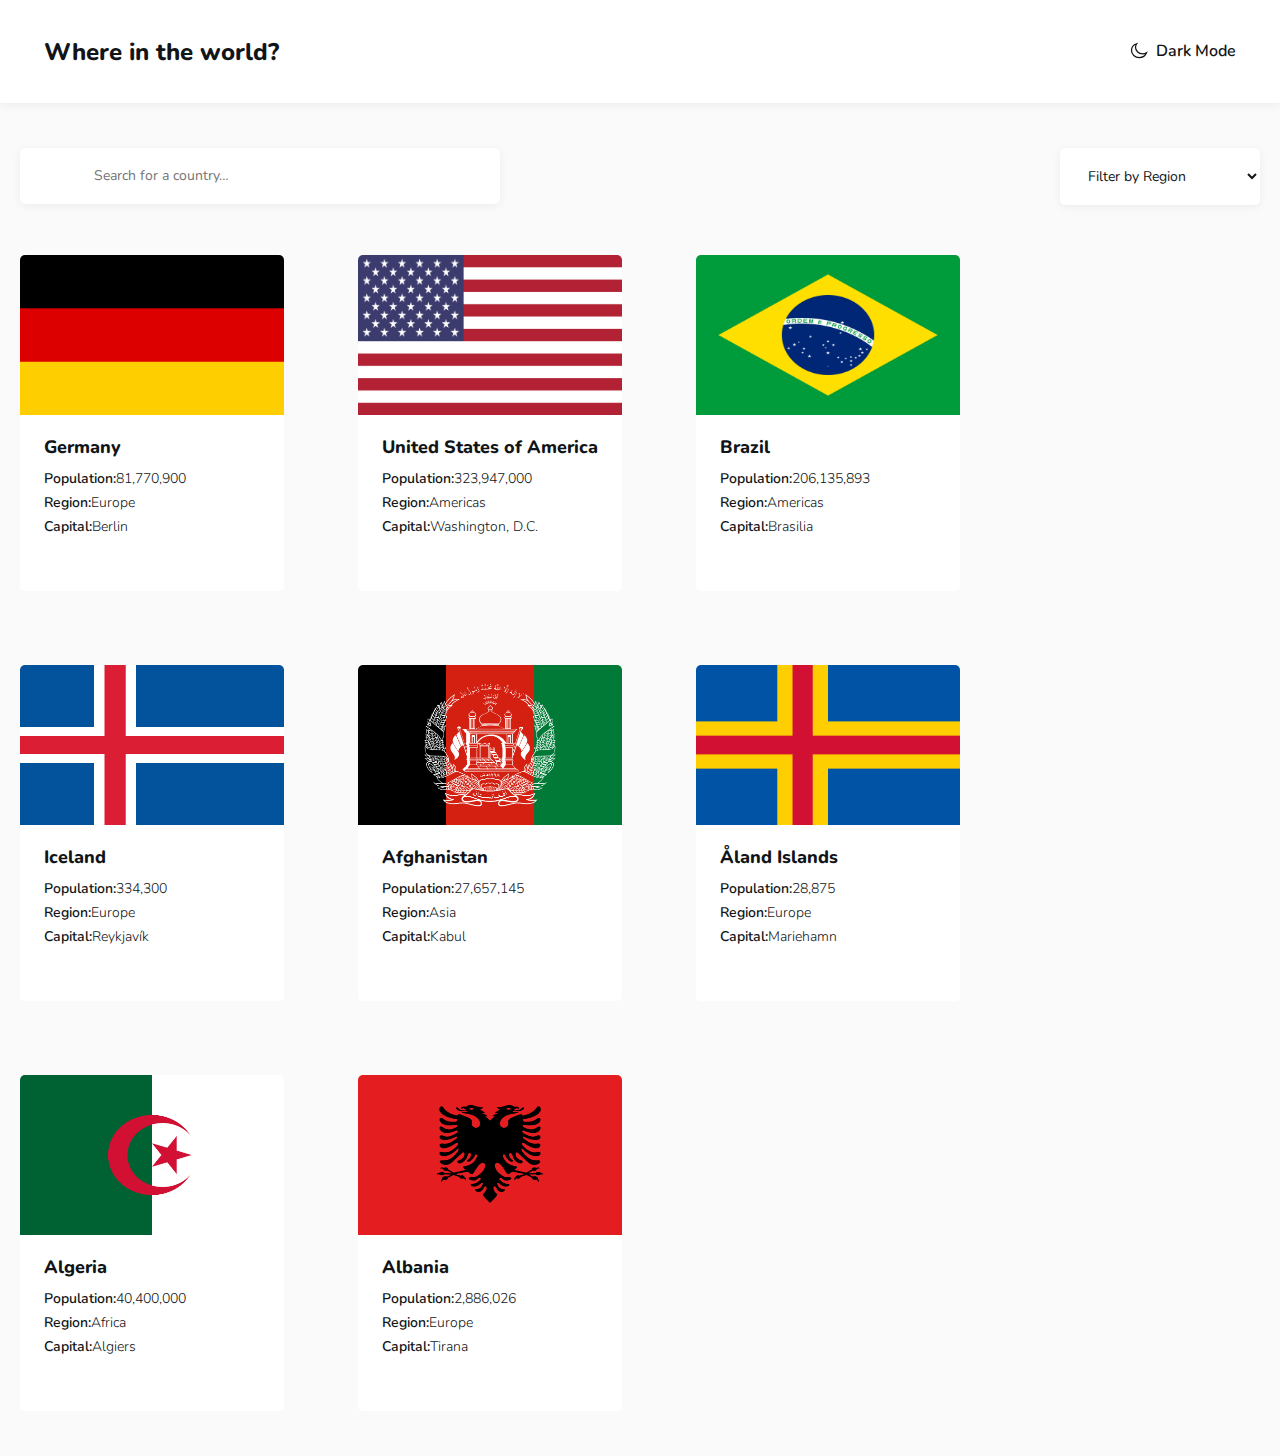
<file: index.html>
<!DOCTYPE html>
<html lang="en">
<head>
    <meta charset="UTF-8">
    <meta name="viewport" content="width=device-width, initial-scale=1.0">
    <title>Countries</title>
    <link rel="stylesheet" href="./css/style.css">
    <link rel="stylesheet" href="./css/normalize.css">
</head>
<body>
    <header>
        <div class="container">
            <div class="site-header">
                <h1><a class="site-header-logo" href="./index.html">Where in the world?</a></h1>
                <button type="button" class="site-header-theme-toggler">
                    <span class="site-header-theme-toggler-inner">
                        <svg width="18" height="17" viewBox="0 0 18 17" xmlns="http://www.w3.org/2000/svg">
                            <path fill-rule="evenodd" clip-rule="evenodd" d="M12.5532 11.815C8.66857 11.815 5.51929 8.92783 5.51929 5.36821C5.51929 4.0253 5.96679 2.78158 6.73143 1.75C3.69036 2.69515 1.5 5.33122 1.5 8.43807C1.5 12.3385 4.94929 15.5 9.20357 15.5C12.5929 15.5 15.4696 13.4932 16.5 10.7045C15.375 11.4048 14.0161 11.815 12.5532 11.815Z" fill="white" stroke="currentColor" stroke-width="1.25"/>
                            </svg>
                        <span class="site-header-theme-toggler-text">Dark Mode</span>
                    </span>
                </button>
            </div>
        </div>
    </header>
    <main class="main-content">
        <div class="container">
           <section>
            <form class="counter-filter">
                <input class="counter-filter-search-input" type="search" name="search" placeholder="Search for a country…" aria-label="Country name" required>
                <select class="counter-filter-select" name="region">
                    <option selected disabled>Filter by Region</option>
                    <option>Africa</option>
                    <option>America</option>
                    <option>Asia</option>
                    <option>Europe</option>
                    <option>Oceania</option>
                </select>
            </form>
           </section>

           <section class="index-countries">
            <ul class="index-countries-list">
                <li class="index-countries-item">
                    <div class="index-country">
                        <img class="index-country-img" src="./imges/germani.png" alt="germani">
                        <div class="index-country-content">
                            <h3 class="index-country-name"> <a class="index-country-link" href="./countries.html"> Germany</a></h3>
                            <div class="index-country-details">
                                <span class="index-country-details-item">
                                    <h4 class="index-country-details-title">Population:</h4>
                                    <h4 class="index-country-details-value">81,770,900</h4>
                                </span>
                                <span class="index-country-details-item">
                                    <h4 class="index-country-details-title">Region:</h4>
                                    <h4 class="index-country-details-value">Europe</h4>
                                </span>
                                <span class="index-country-details-item">
                                    <h4 class="index-country-details-title">Capital:</h4>
                                    <h4 class="index-country-details-value">Berlin</h4>
                                </span>
                            </div>
                        </div>
                    </div>
                </li>
                <li class="index-countries-item">
                    <div class="index-country">
                        <img class="index-country-img" src="./imges/amerika.png" alt="germani">
                        <div class="index-country-content">
                            <h3 class="index-country-name"> <a class="index-country-link" href="./countries.html">United States of America</a></h3>
                            <div class="index-country-details">
                                <span class="index-country-details-item">
                                    <h4 class="index-country-details-title">Population:</h4>
                                    <h4 class="index-country-details-value">323,947,000</h4>
                                </span>
                                <span class="index-country-details-item">
                                    <h4 class="index-country-details-title">Region:</h4>
                                    <h4 class="index-country-details-value">Americas</h4>
                                </span>
                                <span class="index-country-details-item">
                                    <h4 class="index-country-details-title">Capital:</h4>
                                    <h4 class="index-country-details-value">Washington, D.C.</h4>
                                </span>
                            </div>
                        </div>
                    </div>
                </li>
                <li class="index-countries-item">
                    <div class="index-country">
                        <img class="index-country-img" src="./imges/brazil.png" alt="germani">
                        <div class="index-country-content">
                            <h3 class="index-country-name"> <a class="index-country-link" href="./countries.html">Brazil</a></h3>
                            <div class="index-country-details">
                                <span class="index-country-details-item">
                                    <h4 class="index-country-details-title">Population:</h4>
                                    <h4 class="index-country-details-value">206,135,893</h4>
                                </span>
                                <span class="index-country-details-item">
                                    <h4 class="index-country-details-title">Region:</h4>
                                    <h4 class="index-country-details-value">Americas</h4>
                                </span>
                                <span class="index-country-details-item">
                                    <h4 class="index-country-details-title">Capital:</h4>
                                    <h4 class="index-country-details-value">Brasilia</h4>
                                </span>
                            </div>
                        </div>
                    </div>
                </li>
                <li class="index-countries-item">
                    <div class="index-country">
                        <img class="index-country-img" src="./imges/Iceland.png" alt="germani">
                        <div class="index-country-content">
                            <h3 class="index-country-name"> <a class="index-country-link" href="./countries.html">Iceland</a></h3>
                            <div class="index-country-details">
                                <span class="index-country-details-item">
                                    <h4 class="index-country-details-title">Population:</h4>
                                    <h4 class="index-country-details-value">334,300</h4>
                                </span>
                                <span class="index-country-details-item">
                                    <h4 class="index-country-details-title">Region:</h4>
                                    <h4 class="index-country-details-value">Europe</h4>
                                </span>
                                <span class="index-country-details-item">
                                    <h4 class="index-country-details-title">Capital:</h4>
                                    <h4 class="index-country-details-value">Reykjavík</h4>
                                </span>
                            </div>
                        </div>
                    </div>
                </li>
                <li class="index-countries-item">
                    <div class="index-country">
                        <img class="index-country-img" src="./imges/Afghanistan.png" alt="germani">
                        <div class="index-country-content">
                            <h3 class="index-country-name"><a class="index-country-link" href="./countries.html">Afghanistan</a></h3>
                            <div class="index-country-details">
                                <span class="index-country-details-item">
                                    <h4 class="index-country-details-title">Population:</h4>
                                    <h4 class="index-country-details-value">27,657,145</h4>
                                </span>
                                <span class="index-country-details-item">
                                    <h4 class="index-country-details-title">Region:</h4>
                                    <h4 class="index-country-details-value">Asia</h4>
                                </span>
                                <span class="index-country-details-item">
                                    <h4 class="index-country-details-title">Capital:</h4>
                                    <h4 class="index-country-details-value">Kabul</h4>
                                </span>
                            </div>
                        </div>
                    </div>
                </li>
                <li class="index-countries-item">
                    <div class="index-country">
                        <img class="index-country-img" src="./imges/avst.png" alt="germani">
                        <div class="index-country-content">
                            <h3 class="index-country-name"><a class="index-country-link" href="./countries.html">Åland Islands</a></h3>
                            <div class="index-country-details">
                                <span class="index-country-details-item">
                                    <h4 class="index-country-details-title">Population:</h4>
                                    <h4 class="index-country-details-value">28,875</h4>
                                </span>
                                <span class="index-country-details-item">
                                    <h4 class="index-country-details-title">Region:</h4>
                                    <h4 class="index-country-details-value">Europe</h4>
                                </span>
                                <span class="index-country-details-item">
                                    <h4 class="index-country-details-title">Capital:</h4>
                                    <h4 class="index-country-details-value">Mariehamn</h4>
                                </span>
                            </div>
                        </div>
                    </div>
                </li>
                <li class="index-countries-item">
                    <div class="index-country">
                        <img class="index-country-img" src="./imges/Algeria.png" alt="germani">
                        <div class="index-country-content">
                            <h3 class="index-country-name"><a class="index-country-link" href="./countries.html">Algeria</a></h3>
                            <div class="index-country-details">
                                <span class="index-country-details-item">
                                    <h4 class="index-country-details-title">Population:</h4>
                                    <h4 class="index-country-details-value">40,400,000</h4>
                                </span>
                                <span class="index-country-details-item">
                                    <h4 class="index-country-details-title">Region:</h4>
                                    <h4 class="index-country-details-value">Africa</h4>
                                </span>
                                <span class="index-country-details-item">
                                    <h4 class="index-country-details-title">Capital:</h4>
                                    <h4 class="index-country-details-value">Algiers</h4>
                                </span>
                            </div>
                        </div>
                    </div>
                </li>
                <li class="index-countries-item">
                    <div class="index-country">
                        <img class="index-country-img" src="./imges/albaniya.png" alt="germani">
                        <div class="index-country-content">
                            <h3 class="index-country-name"><a class="index-country-link" href="./countries.html">Albania</a></h3>
                            <div class="index-country-details">
                                <span class="index-country-details-item">
                                    <h4 class="index-country-details-title">Population:</h4>
                                    <h4 class="index-country-details-value">2,886,026</h4>
                                </span>
                                <span class="index-country-details-item">
                                    <h4 class="index-country-details-title">Region:</h4>
                                    <h4 class="index-country-details-value">Europe</h4>
                                </span>
                                <span class="index-country-details-item">
                                    <h4 class="index-country-details-title">Capital:</h4>
                                    <h4 class="index-country-details-value">Tirana</h4>
                                </span>
                            </div>
                        </div>
                    </div>
                </li>
            </ul>
           </section>
        </div>
    </main>
    <script src="./js/script.js"></script>
</body>
</html>
</file>
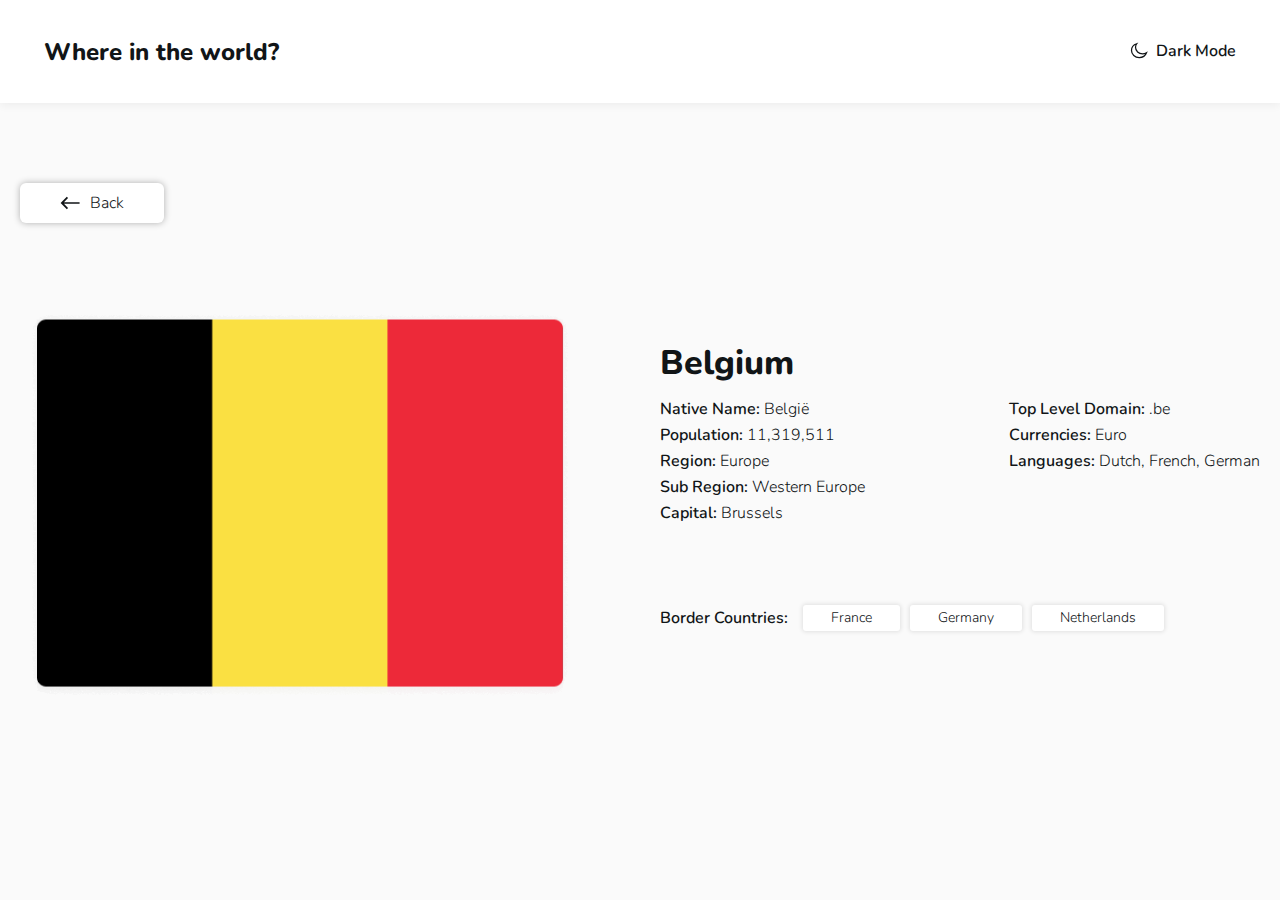
<file: countries.html>
<!DOCTYPE html>
<html lang="en">

<head>
    <meta charset="UTF-8">
    <meta name="viewport" content="width=device-width, initial-scale=1.0">
    <title>Countries</title>
    <link rel="stylesheet" href="./css/style.css">
    <link rel="stylesheet" href="./css/normalize.css">
</head>

<body>
    <header>
        <div class="container">
            <div class="site-header">
                <h1><a class="site-header-logo" href="./index.html">Where in the world?</a></h1>
                <button type="button" class="site-header-theme-toggler">
                    <span class="site-header-theme-toggler-inner">
                        <svg width="18" height="17" viewBox="0 0 18 17" xmlns="http://www.w3.org/2000/svg">
                            <path fill-rule="evenodd" clip-rule="evenodd"
                                d="M12.5532 11.815C8.66857 11.815 5.51929 8.92783 5.51929 5.36821C5.51929 4.0253 5.96679 2.78158 6.73143 1.75C3.69036 2.69515 1.5 5.33122 1.5 8.43807C1.5 12.3385 4.94929 15.5 9.20357 15.5C12.5929 15.5 15.4696 13.4932 16.5 10.7045C15.375 11.4048 14.0161 11.815 12.5532 11.815Z"
                                fill="white" stroke="currentColor" stroke-width="1.25" />
                        </svg>
                        <span class="site-header-theme-toggler-text">Dark Mode</span>
                    </span>
                </button>
            </div>
        </div>
    </header>
    <main class="main-content main-content-inner">
        <div class="container">
            <div class="country-page-back-wrapper">
                <a class="country-page-back-link" href="./index.html">
                    <svg class="country-page-back-icon" width="19" height="12" viewBox="0 0 19 12"
                        xmlns="http://www.w3.org/2000/svg">
                        <path fill-rule="evenodd" clip-rule="evenodd"
                            d="M6.46447 0.107445L7.64298 1.28596L3.75389 5.17504L18.6031 5.17504L18.6031 6.82496L3.75389 6.82496L7.64298 10.714L6.46447 11.8926L0.57191 6L6.46447 0.107445Z"
                            fill="currentColor" />
                    </svg>
                    <span class="country-page-back-text">Back</span>
                </a>
            </div>

            <div class="country-page-flag-info">
                <img class="country-page-flag-img" src="./imges/flag-belgium-big.png" alt="flag-germary">
                <div class="country-page-info">
                    <h1 class="country-page-flag-about-title">Belgium</h1>
                    <div class="counry-page-dls-wrapper">
                        <div class="country-page-details">
                            <div class="country-page-details-item">
                                <span class="country-page-details-title"> Native Name:</span>
                                <span class="country-page-details-value"> België</span>
                            </div>
                            <div class="country-page-details-item">
                                <span class="country-page-details-title">Population:</span>
                                <span class="country-page-details-value"> 11,319,511</span>
                            </div>
                            <div class="country-page-details-item">
                                <span class="country-page-details-title">Region:</span>
                                <span class="country-page-details-value">Europe</span>
                            </div>
                            <div class="country-page-details-item">
                                <span class="country-page-details-title"> Sub Region:</span>
                                <span class="country-page-details-value"> Western Europe</span>
                            </div>
                            <div class="country-page-details-item">
                                <span class="country-page-details-title"> Capital:</span>
                                <span class="country-page-details-value"> Brussels</span>
                            </div>
                        </div>
                        <div class="country-page-details">
                            <div class="country-page-details-item">
                                <span class="country-page-details-title">Top Level Domain:</span>
                                <span class="country-page-details-value"> .be</span>
                            </div>
                            <div class="country-page-details-item">
                                <span class="country-page-details-title"> Currencies:</span>
                                <span class="country-page-details-value"> Euro</span>
                            </div>
                            <div class="country-page-details-item">
                                <span class="country-page-details-title"> Languages:</span>
                                <span class="country-page-details-value"> Dutch, French, German</span>
                            </div>
                        </div>
                    </div>
                    <section class="country-page-border-countries">
                        <h2 class="country-page-border-countries-title">Border Countries:</h2>
                        <div class="country-page-border-countries-list">
                            <a class="country-page-border-countries-link" href="./index.html">France</a>
                            <a class="country-page-border-countries-link" href="./index.html">Germany</a>
                            <a class="country-page-border-countries-link" href="./index.html">Netherlands</a>
                        </div>
                    </section>
                </div>
            </div>
        </div>
    </main>
    <script src="./js/script.js"></script>
</body>

</html>
</file>
<file: css/style.css>
@import url(https://fonts.googleapis.com/css2?family=Nunito:wght@100;200;300;400;500;600;800;900&display=swap);

:root{
  --text-color: #111517;
  --body-bg: #fafafa;
  --element-bg: #fff;
}

html{
    height: 100%;
    scroll-behavior: smooth;
}
.dark-mode{
  --text-color: #fff;
  --body-bg: #202C36;
  --element-bg: #2B3844;
}

*{
  padding: 0;
  margin: 0;
  box-sizing: border-box;
  font-family: 'Nunito', sans-serif;
}

body{
  font-size: 14px;
  line-height: 16px;
  font-weight: 600;
  letter-spacing: normal;
  background-color: var(--body-bg);
  color: var(--text-color);
  transition: background-color 0.3s ease , color 0.3s ease;
}

.container{
    width: 100%;
    max-width: 1320px;
    padding-left: 20px;
    padding-right: 20px;
    margin: 0 auto;
}

/* Header */

header{
  width: 100%;
  white-space: nowrap;
  background-color: var(--element-bg);
  box-shadow: 0px 2px 9px rgba(0, 0, 0, 0.06);
  /* margin-bottom: 50px; */
}

.site-header {
  width: 100%;
  padding: 24px 24px;
  display: flex;
  align-items: center;
  justify-content: space-between;
}
.site-header-logo {
  font-size: 24px;
  font-weight: 800;
  text-decoration: none;
  color: var(--text-color);
}
.site-header-logo:hover{
  opacity: 0.8;
}
.site-header-logo:active{
  opacity: 0.6;
}
.site-header-theme-toggler {
  background-color: transparent;
  border: none;
  cursor: pointer;
  padding: 0;
  color: var(--text-color);
}
.site-header-theme-toggler-inner {
  display: flex;
  gap: 8px;
}
.site-header-theme-toggler-text {
  font-size: 16px;
  font-weight: 600;
}

.main-content{
  padding-top: 45px;
  padding-bottom: 45px;
}
.main-content-inner{
  padding-top: 80px;
}

/* Filter */

.counter-filter {
  display: flex;
  justify-content: space-between;
  align-items: center;
  margin-bottom: 50px;
}
.counter-filter-search-input {
  min-width: 480px;
  padding: 20px 74px;
  border: none;
  outline: none;
  border-radius: 5px;
  box-shadow: 0px 2px 9px rgba(0, 0, 0, 0.06);
  background-color: var(--element-bg);
  color: var(--text-color);
}
.counter-filter-select {
  min-width: 200px;
  padding: 18px 24px;
  border: none;
  border-radius: 5px;
  background-color: var(--element-bg);
  color: var(--text-color);
  box-shadow: 0px 2px 9px rgba(0, 0, 0, 0.06);
}

/* Index Countries */
.index-countries-list {
  display: flex;
  align-items: center;
  gap: 74px;
  flex-wrap: wrap;
}
.index-countries-item {
  list-style: none;
}
.index-country {
  width: 264px;
  height: 336px;
  display: flex;
  flex-direction: column;
  border-radius: 5px;
  overflow: hidden;
}
.index-country-img {
  width: 100%;
  height: 160px;
}
.index-country-content {
  height: 176px;
  padding: 24px;
  background-color: var(--element-bg);
  color: var(--text-color);
}
.index-country-name {
  font-size: 18px;
  font-weight: 800;
  padding-bottom: 16px;
}
.index-country-link{
  text-decoration: none;
  color: var(--text-color);
}
.index-country-details {
  display: flex;
  flex-direction: column;
  gap: 8px;
}
.index-country-details-item {
  display: flex;
  align-items: center;
}
.index-country-details-title {
  font-size: 14px;
  font-weight: 600;
}
.index-country-details-value {
  font-size: 14px;
  font-weight: 300;
}

/* Country page */

.country-page-back-wrapper {
  margin-bottom: 80px;
}
.country-page-back-link {
  padding: 10px 40px;
  display: inline-flex;
  align-items: center;
  gap: 10px;
  text-decoration: none;
  background-color: var(--element-bg);
  color: var(--text-color);
  border-radius: 6px;
  box-shadow: 0px 0px 7px rgba(0, 0, 0, 0.3);
}
.country-page-back-icon{
  width: 20px;
  height: 20px;
}
.country-page-back-text {
  font-size: 16px;
  font-weight: 300;
}
.country-page-flag-info {
  display: flex;
  align-items: center;
  justify-content: space-between;
  flex-wrap: wrap;
}
.country-page-flag-img{
  width: 560px;
  height: 400px;
  border-radius: 6px;
}
.country-page-info {
  width: 600px;
  height: 340px;
  color: var(--text-color);
}
.country-page-flag-about-title {
  font-size: 34px;
  font-weight: 800;
  margin-bottom: 30px;
}
.counry-page-dls-wrapper {
  display: flex;
  align-items: start;
  justify-content: space-between;
  flex-wrap: wrap;
  margin-bottom: 70px;
}
.country-page-details-item {
  display: flex;
  gap: 4px;
  padding-bottom: 10px;
}
.country-page-details-title {
  font-size: 16px;
  font-weight: 600;
}
.country-page-details-value {
  font-size: 16px;
  font-weight: 300;
}

/* Country-page-border */

.country-page-border-countries {
  display: flex;
  align-items: center;
  gap: 15px;
  color: var(--text-color);
}
.country-page-border-countries-title {
  font-size: 16px;
  font-weight: 600;
}
.country-page-border-countries-list {
  display: flex;
  align-items: center;
  flex-wrap: wrap;
  gap: 10px;
}
.country-page-border-countries-link {
  padding: 5px 28px;
  font-size: 14px;
  font-weight: 300;
  border-radius: 3px;
  background-color: var(--element-bg);
  color: var(--text-color);
  box-shadow: 0px 0px 4px 1px rgba(0, 0, 0,0.1);
  text-decoration: none;
  margin-top: 4px;
  margin-bottom: 4px;
}
</file>
